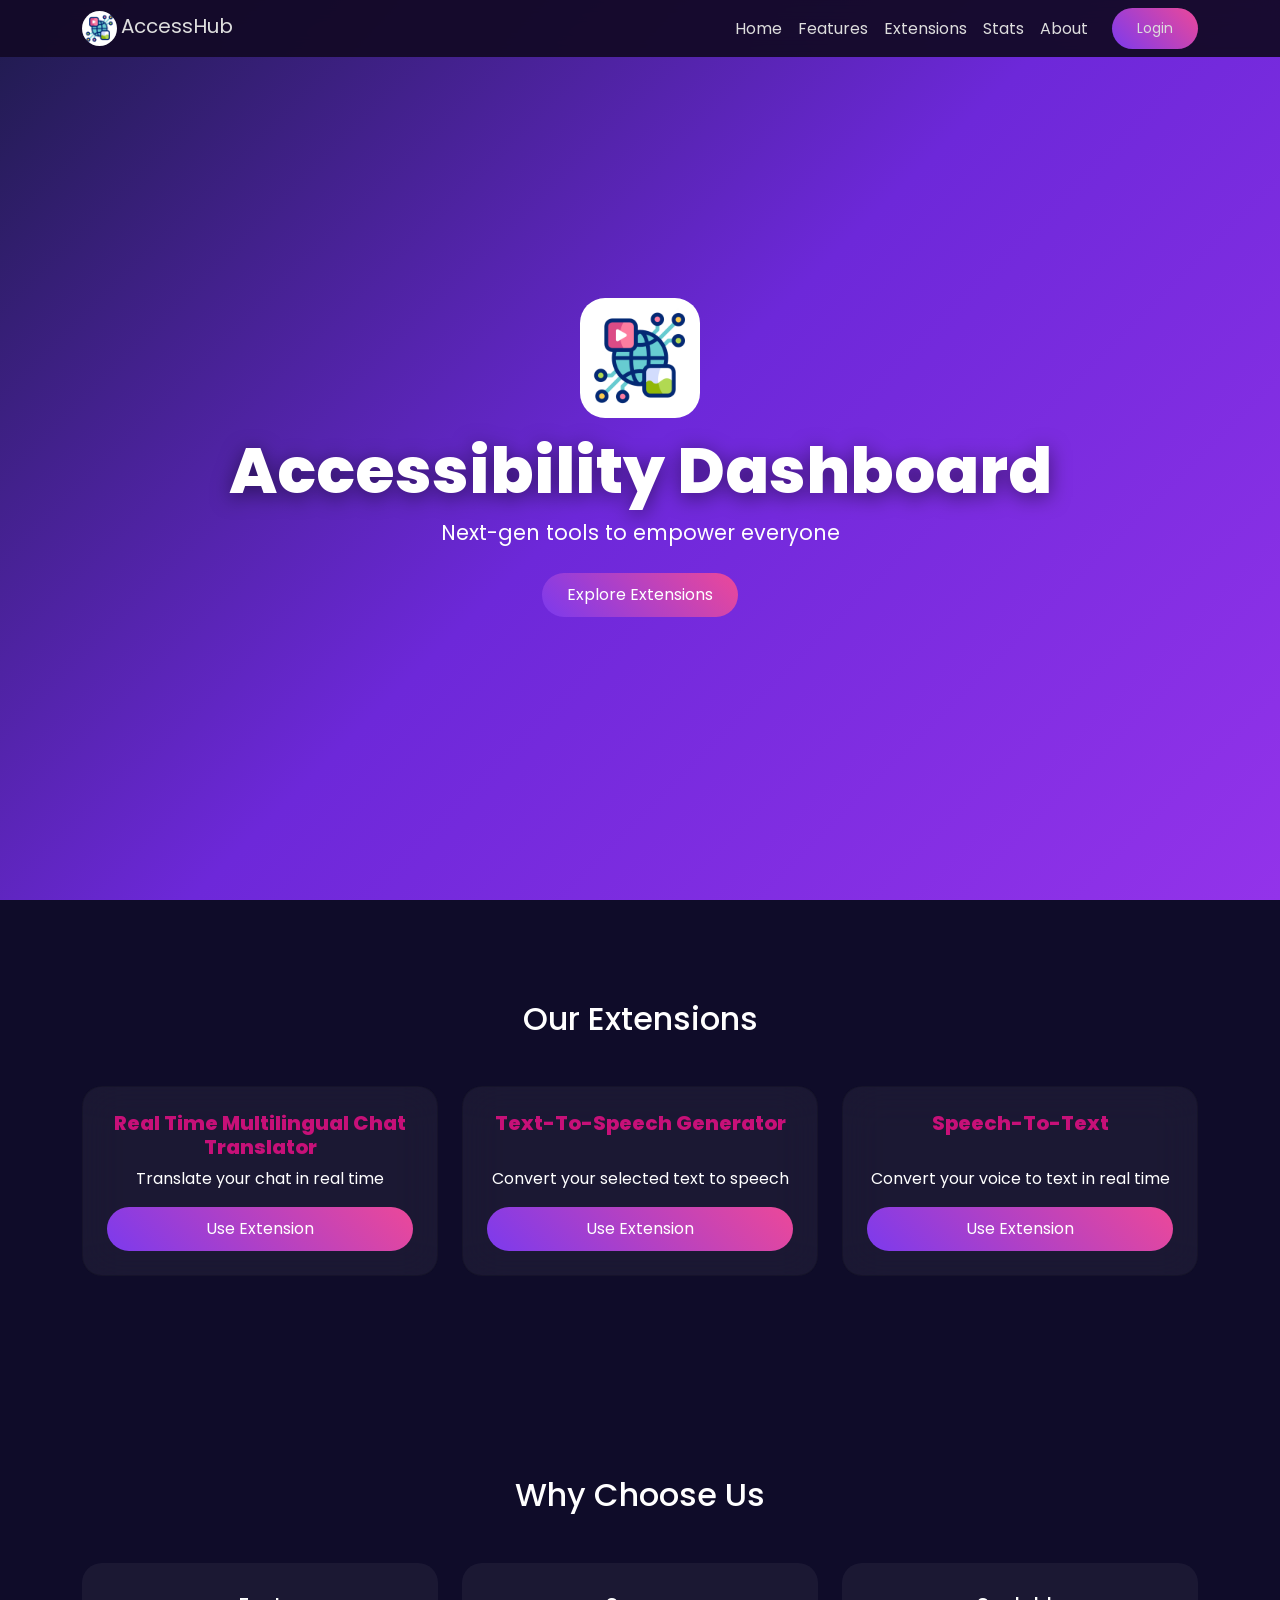
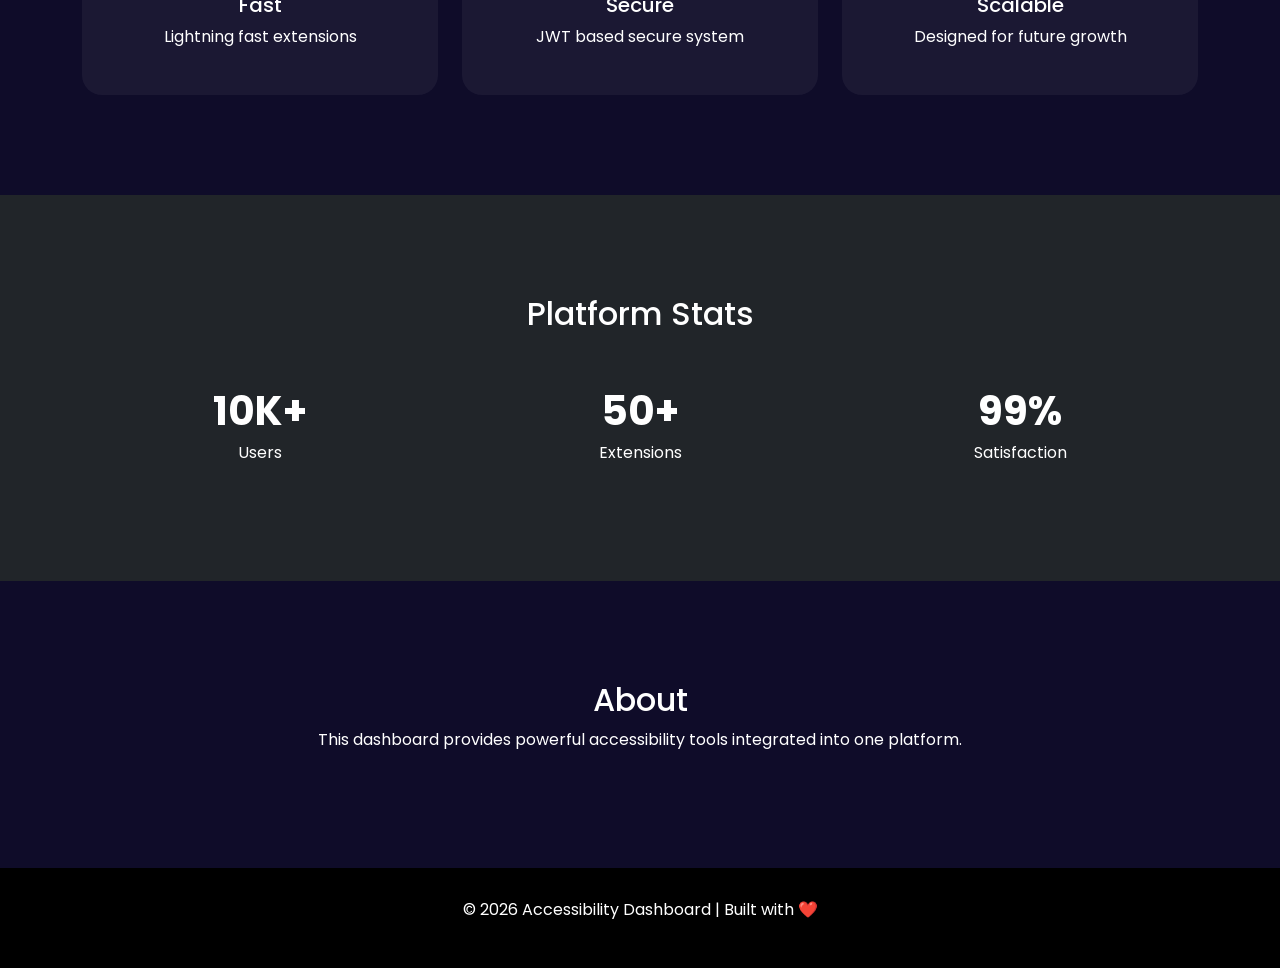
<file: frontend/index.html>
<!DOCTYPE html>
<html lang="en">
<head>
<meta charset="UTF-8">
<meta name="viewport" content="width=device-width, initial-scale=1">
<title> Accessibility Dashboard</title>
<link rel="icon" href="images/internet-world.gif" type="image/x-icon">

<link href="https://cdn.jsdelivr.net/npm/bootstrap@5.3.0/dist/css/bootstrap.min.css" rel="stylesheet">
<link href="https://fonts.googleapis.com/css2?family=Poppins:wght@300;400;600;800&display=swap" rel="stylesheet">
<link href="https://unpkg.com/aos@2.3.4/dist/aos.css" rel="stylesheet">

<style>
body {
    font-family: 'Poppins', sans-serif;
    background: #0f0c29;
    color: white;
    overflow-x: hidden;
}

/* NAVBAR */
.navbar {
    background: rgba(20, 10, 40, 0.95);
    backdrop-filter: blur(10px);
}

.navbar a {
    color: #ddd !important;
    transition: 0.3s;
}

.navbar a:hover {
    color: #fff !important;
}

/* HERO */
.hero {
    height: 100vh;
    display: flex;
    align-items: center;
    justify-content: center;
    flex-direction: column;
    text-align: center;
    background: linear-gradient(135deg, #1e1b4b, #6d28d9, #9333ea);
    animation: fadeIn 1.2s ease-in-out;
}

.hero h1 {
    font-size: 4rem;
    font-weight: 800;
    text-shadow: 0px 4px 20px rgba(0,0,0,0.5);
}

.hero p {
    font-size: 1.3rem;
    opacity: 0.85;
    margin-bottom: 25px;
}

/* BUTTON */
.btn-custom {
    background: linear-gradient(45deg, #7c3aed, #ec4899);
    border: none;
    color: white;
    border-radius: 30px;
    padding: 10px 25px;
    transition: 0.3s;
}

.btn-custom:hover {
    transform: scale(1.05);
    box-shadow: 0 10px 25px rgba(236,72,153,0.4);
}

/* SECTIONS */
.section {
    padding: 100px 0;
}

/* CARDS */
.card {
    background: rgba(255,255,255,0.05);
    border-radius: 20px;
    backdrop-filter: blur(20px);
    transition: 0.4s;
}

.card:hover {
    transform: translateY(-12px) scale(1.02);
    box-shadow: 0 20px 40px rgba(0,0,0,0.6);
}

/* FEATURES */
.feature-box {
    padding: 30px;
    border-radius: 20px;
    background: rgba(255,255,255,0.05);
    transition: 0.3s;
}

.feature-box:hover {
    transform: scale(1.05);
}

/* STATS */
.stat {
    font-size: 2.5rem;
    font-weight: bold;
}

/* FOOTER */
.footer {
    background: black;
    padding: 30px;
    text-align: center;
}

/* AUTH UI */
.auth-pill {
    background: rgba(255,255,255,0.1);
    padding: 6px 14px;
    border-radius: 20px;
    backdrop-filter: blur(10px);
}

/* ANIMATION */
@keyframes fadeIn {
    from { opacity: 0; transform: translateY(30px); }
    to { opacity: 1; transform: translateY(0); }
}
</style>
</head>

<body>

<!-- NAVBAR -->
<nav class="navbar navbar-expand-lg navbar-dark fixed-top">
  <div class="container">
    <span id="icon" style="height: 35px;" ><img src="images/internet-world.gif" alt=""
     style="height: 35px; width:35px; border-radius: 20px;">
    <a class="navbar-brand pb-3">AccessHub</a>
    </span>

    <button class="navbar-toggler" type="button" data-bs-toggle="collapse" data-bs-target="#nav">
      <span class="navbar-toggler-icon"></span>
    </button>

    <div class="collapse navbar-collapse" id="nav">
      <ul class="navbar-nav ms-auto align-items-center">
        <li class="nav-item"><a class="nav-link" href="#home">Home</a></li>
        <li class="nav-item"><a class="nav-link" href="#features">Features</a></li>
        <li class="nav-item"><a class="nav-link" href="#extensions">Extensions</a></li>
        <li class="nav-item"><a class="nav-link" href="#stats">Stats</a></li>
        <li class="nav-item"><a class="nav-link" href="#about">About</a></li>

        <!-- AUTH -->
        <li class="nav-item ms-3" id="authSection"></li>
      </ul>
    </div>
  </div>
</nav>

<!-- HERO -->
<section class="hero" id="home">
    <img src="images/internet-world.gif" alt="" style="height: 150px; width: 150px; padding: 15px; border-radius: 40px;">
    <h1 data-aos="fade-up">Accessibility Dashboard</h1>
    <p data-aos="fade-up" data-aos-delay="200">Next-gen tools to empower everyone</p>
    <a href="#extensions" class="btn btn-custom" data-aos="zoom-in" data-aos-delay="400">
        Explore Extensions
    </a>
</section>

<!-- EXTENSIONS -->
<section class="section" id="extensions">
  <div class="container">
    <h2 class="text-center mb-5" data-aos="fade-up">Our Extensions</h2>
    <div class="row g-4">

      <div class="col-md-4" data-aos="zoom-in">
        <div class="card p-4 text-center">
          <h5 style="color: rgb(199, 16, 120); font-weight: 800;">Real Time Multilingual Chat Translator</h5>
          <p style="color: white;" style="color: white;">Translate your chat in real time </p>
          <button class="btn btn-custom" onclick="useExtension('translator')">Use Extension</button>
        </div>
      </div>

      <div class="col-md-4" data-aos="zoom-in" data-aos-delay="200">
        <div class="card p-4 text-center">
          <h5 style="color: rgb(199, 16, 120); font-weight: 800;">Text-To-Speech Generator</h5>
          <br>
          <p style="color: white;">Convert  your selected text to speech</p>
          <button class="btn btn-custom" onclick="useExtension('reader')">Use Extension</button>
        </div>
      </div>

      <div class="col-md-4" data-aos="zoom-in" data-aos-delay="400">
        <div class="card p-4 text-center">
          <h5 style="color: rgb(199, 16, 120); font-weight: 800;">Speech-To-Text</h5>
          <br>
          <p style="color: white;">Convert your voice to text in real time</p>
          <button class="btn btn-custom" onclick="useExtension('voice')">Use Extension</button>
        </div>
      </div>

    </div>
  </div>
</section>

<!-- FEATURES -->
<section class="section" id="features">
  <div class="container">
    <h2 class="text-center mb-5" data-aos="fade-up">Why Choose Us</h2>
    <div class="row g-4">
      <div class="col-md-4" data-aos="fade-right">
        <div class="feature-box text-center">
          <h5>Fast</h5>
          <p>Lightning fast extensions</p>
        </div>
      </div>
      <div class="col-md-4" data-aos="fade-up">
        <div class="feature-box text-center">
          <h5>Secure</h5>
          <p>JWT based secure system</p>
        </div>
      </div>
      <div class="col-md-4" data-aos="fade-left">
        <div class="feature-box text-center">
          <h5>Scalable</h5>
          <p>Designed for future growth</p>
        </div>
      </div>
    </div>
  </div>
</section>

<!-- STATS -->
<section class="section bg-dark" id="stats">
  <div class="container text-center">
    <h2 data-aos="fade-up">Platform Stats</h2>
    <div class="row mt-5">
      <div class="col-md-4" data-aos="fade-up">
        <div class="stat">10K+</div>
        <p>Users</p>
      </div>
      <div class="col-md-4" data-aos="fade-up" data-aos-delay="200">
        <div class="stat">50+</div>
        <p>Extensions</p>
      </div>
      <div class="col-md-4" data-aos="fade-up" data-aos-delay="400">
        <div class="stat">99%</div>
        <p>Satisfaction</p>
      </div>
    </div>
  </div>
</section>

<!-- ABOUT -->
<section class="section" id="about">
  <div class="container text-center" data-aos="fade-up">
    <h2>About</h2>
    <p>This dashboard provides powerful accessibility tools integrated into one platform.</p>
  </div>
</section>

<!-- FOOTER -->
<footer class="footer">
  <p>© 2026 Accessibility Dashboard | Built with ❤️</p>
</footer>

<script src="https://unpkg.com/aos@2.3.4/dist/aos.js"></script>
<script>
AOS.init({ duration: 1000, once: true });



document.addEventListener("DOMContentLoaded", () => {
    const token = localStorage.getItem("token");
    const username = localStorage.getItem("username");
    const authSection = document.getElementById("authSection");

    if (token && username) {
        authSection.innerHTML = `
            <div style="display:flex; align-items:center; gap:12px;">
                <span class="auth-pill">${username}</span>
                <button onclick="logout()" class="btn btn-sm" style="background:#ef4444;color:white;border-radius:20px;">
                    Logout
                </button>
            </div>
        `;
    } else {
        authSection.innerHTML = `
            <a href="login.html" class="btn btn-custom btn-sm">Login</a>
        `;
    }
});

function logout() {
    localStorage.clear();
    window.location.href = "login.html";
}
</script>

<script src="https://cdn.jsdelivr.net/npm/bootstrap@5.3.0/dist/js/bootstrap.bundle.min.js"></script>
<script>
function useExtension(name) {
    let token = localStorage.getItem("token");

    if (!token) {
        alert("Please login first");
        window.location.href = "login.html";
        return;
    }

    // Redirect to separate pages
    if (name === "translator") {
        window.location.href = "translator.html";
    } else if (name === "reader") {
        window.location.href = "tts.html";
    } else if (name === "voice") {
        window.location.href = "stt.html";
    }
}
</script>
</body>
</html>
</file>
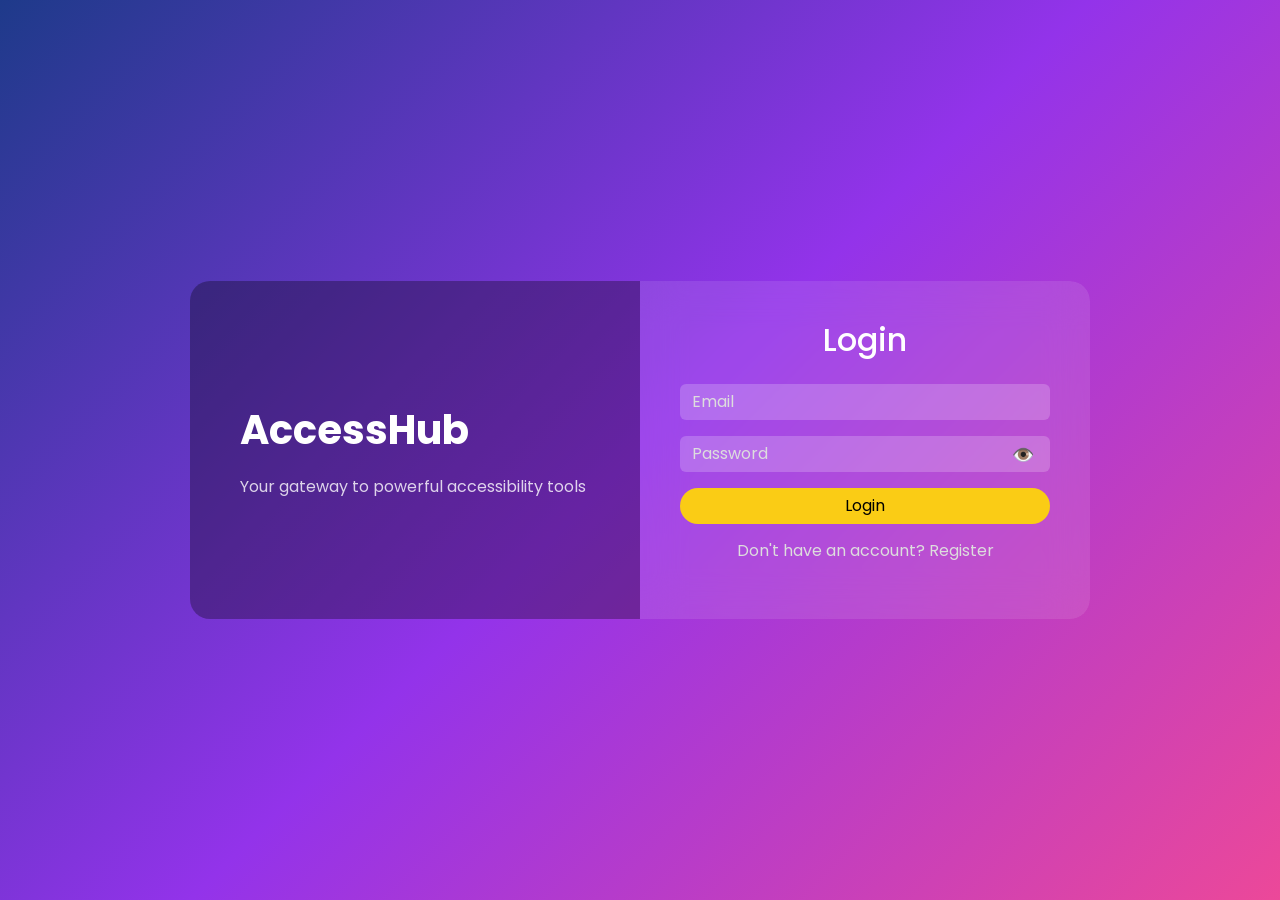
<file: frontend/login.html>
<!DOCTYPE html>
<html lang="en">
<head>
<meta charset="UTF-8">
<meta name="viewport" content="width=device-width, initial-scale=1">
<title>Auth | AccessHub</title>
<link rel="icon" href="internet-world.gif" type="image/x-icon">

<link href="https://cdn.jsdelivr.net/npm/bootstrap@5.3.0/dist/css/bootstrap.min.css" rel="stylesheet">
<link href="https://fonts.googleapis.com/css2?family=Poppins:wght@300;400;600;700&display=swap" rel="stylesheet">
<link href="https://unpkg.com/aos@2.3.4/dist/aos.css" rel="stylesheet">

<style>
body {
    font-family: 'Poppins', sans-serif;
    background: linear-gradient(135deg, #1e3a8a, #9333ea, #ec4899);
    min-height: 100vh;
    display: flex;
    align-items: center;
    justify-content: center;
    color: white;
}

.wrapper {
    display: grid;
    grid-template-columns: 1fr 1fr;
    max-width: 900px;
    width: 100%;
    border-radius: 20px;
    overflow: hidden;
}

.brand-section {
    background: rgba(0,0,0,0.3);
    padding: 50px;
    display: flex;
    flex-direction: column;
    justify-content: center;
}

.brand-title {
    font-size: 2.5rem;
    font-weight: 700;
}

.brand-sub {
    margin-top: 15px;
    opacity: 0.8;
}

.login-card {
    background: rgba(255,255,255,0.1);
    backdrop-filter: blur(20px);
    padding: 40px;
}

.form-control {
    background: rgba(255,255,255,0.2);
    border: none;
    color: white;
}

.form-control::placeholder {
    color: #ddd;
}

.btn-custom {
    background: #facc15;
    border: none;
    color: black;
    border-radius: 30px;
}

.switch {
    margin-top: 15px;
    text-align: center;
    cursor: pointer;
    color: #ddd;
}

.error {
    color: #ff6b6b;
    margin-top: 10px;
}

.hidden {
    display: none;
}

@media(max-width: 768px) {
    .wrapper {
        grid-template-columns: 1fr;
    }
    .brand-section {
        display: none;
    }
}
</style>
</head>

<body>

<div class="wrapper" data-aos="zoom-in">

    <div class="brand-section">
        <div class="brand-title">AccessHub</div>
        <div class="brand-sub">Your gateway to powerful accessibility tools</div>
    </div>

    <div class="login-card">

        <h2 id="formTitle" class="text-center mb-4">Login</h2>

        <!-- Username only for register -->
        <input type="text" id="username" class="form-control mb-3 hidden" placeholder="Username">

        <input type="email" id="email" class="form-control mb-3" placeholder="Email">

        <div class="position-relative mb-3">
            <input type="password" id="password" class="form-control pe-5" placeholder="Password">
            <div id="togglePassword" class="position-absolute top-50 end-0 translate-middle-y me-3" style="cursor:pointer; font-size:18px;">
                👁️
            </div>
        </div>

        <button id="submitBtn" class="btn btn-custom w-100" onclick="handleAuth()">Login</button>

        <div class="switch" onclick="toggleMode()">
            <span id="switchText">Don't have an account? Register</span>
        </div>

        <p id="error" class="error"></p>

    </div>

</div>

<script src="https://unpkg.com/aos@2.3.4/dist/aos.js"></script>

<script>
AOS.init({ duration: 1000 });

let isLogin = true;

function toggleMode() {
    isLogin = !isLogin;

    document.getElementById("formTitle").innerText = isLogin ? "Login" : "Register";
    document.getElementById("submitBtn").innerText = isLogin ? "Login" : "Register";
    document.getElementById("switchText").innerText = isLogin
        ? "Don't have an account? Register"
        : "Already have an account? Login";

    // show username only in register
    document.getElementById("username").classList.toggle("hidden", isLogin);
}

async function handleAuth() {
    const username = document.getElementById("username").value;
    const email = document.getElementById("email").value;
    const password = document.getElementById("password").value;
    const errorEl = document.getElementById("error");

    errorEl.innerText = "";

    if (!email || !password || (!isLogin && !username)) {
        errorEl.innerText = "Please fill all fields";
        return;
    }

    const url = isLogin
        ? "http://localhost:8000/auth/login"
        : "http://localhost:8000/auth/register";

    const payload = isLogin
        ? { email, password }
        : { username, email, password };

    try {
        const res = await fetch(url, {
            method: "POST",
            headers: { "Content-Type": "application/json" },
            body: JSON.stringify(payload)
        });

        const data = await res.json();

        if (!res.ok) {
            throw new Error(data.detail || "Something went wrong");
        }

        if (isLogin) {
            localStorage.setItem("token", data.access_token);
            localStorage.setItem("username", username || email);
            window.location.href = "index.html";
        } else {
            alert("Registration successful! Please login.");
            toggleMode();
        }

    } catch (err) {
        errorEl.innerText = err.message;
    }
}

// Password toggle

document.addEventListener("DOMContentLoaded", () => {
    const passwordInput = document.getElementById("password");
    const toggleBtn = document.getElementById("togglePassword");

    toggleBtn.addEventListener("mousedown", () => {
        passwordInput.type = "text";
        toggleBtn.innerText = "🙈";
    });

    toggleBtn.addEventListener("mouseup", () => {
        passwordInput.type = "password";
        toggleBtn.innerText = "👁️";
    });

    toggleBtn.addEventListener("mouseleave", () => {
        passwordInput.type = "password";
        toggleBtn.innerText = "👁️";
    });

    toggleBtn.addEventListener("touchstart", () => {
        passwordInput.type = "text";
        toggleBtn.innerText = "🙈";
    });

    toggleBtn.addEventListener("touchend", () => {
        passwordInput.type = "password";
        toggleBtn.innerText = "👁️";
    });
});

</script>

</body>
</html>
</file>
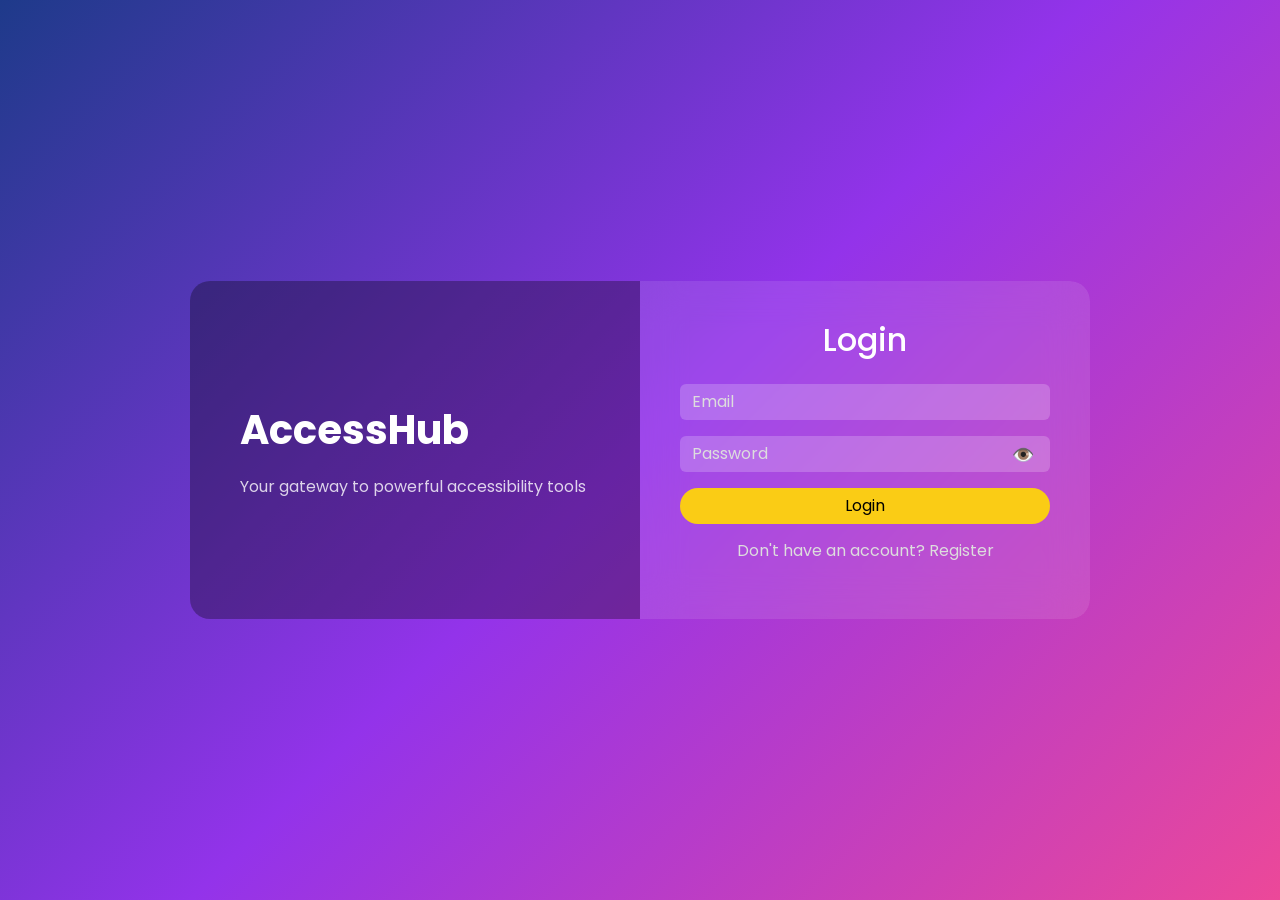
<file: frontend/stt.html>
<!DOCTYPE html>
<html lang="en">
<head>
<meta charset="UTF-8">
<meta name="viewport" content="width=device-width, initial-scale=1">

<title>Sp Extension</title>

<link href="https://cdn.jsdelivr.net/npm/bootstrap@5.3.0/dist/css/bootstrap.min.css" rel="stylesheet">
<link href="https://fonts.googleapis.com/css2?family=Poppins:wght@300;400;600;700&display=swap" rel="stylesheet">

<style>
body {
    font-family: 'Poppins', sans-serif;
    background: radial-gradient(circle at top, #1e293b, #020617);
    color: white;
}

.navbar {
    background: rgba(0,0,0,0.6);
}

.section {
    padding: 100px 0;
}

.card {
    background: rgba(255,255,255,0.05);
    border-radius: 20px;
    padding: 30px;
    text-align: center;
}

.btn-custom {
    background: #facc15;
    border-radius: 30px;
}

:hover.btn-custom {
    background-color: rgb(230, 86, 8);
}
img {
    width: 100px;
}

</style>
</head>

<body>

<nav class="navbar navbar-dark fixed-top">
  <div class="container">
    <a class="navbar-brand" href="index.html">⬅ Back to Home</a>
  </div>
</nav>

<section class="section">
  <div class="container d-flex justify-content-center">

    <div class="card col-md-6">

        <img src="images/translate.png" style="background-color: white; margin-left: 240px; padding: 5px; border-radius: 20px; 
        border-color: #020617;">

        <h2 style="color:yellow;">Speech-To-Text Generator Extension</h2>

        <p style="color: white;">
            Using this extension enables you to convert your spoken words to text.
        </p>

        <button class="btn btn-custom mt-3" onclick="downloadZip()">
            Install Extension
        </button>

        <div class="mt-4 text-start" style="color: white;">
            <h5>How to Activate:</h5>
            <p>👉 Download ZIP</p>
            <p>👉 Extract it</p>
            <p>👉 Go to chrome://extensions</p>
            <p>👉 Enable Developer Mode</p>
            <p>👉 Click Load Unpacked</p>
            <p>👉 Select extracted folder</p>
        </div>

    </div>

  </div>
</section>

<script>
function downloadZip() {
    window.location.href = "extensions/speech-to-text.zip";
}

// LOGIN CHECK
if (!localStorage.getItem("token")) {
    alert("Please login first");
    window.location.href = "login.html";
}
</script>

</body>
</html>
</file>
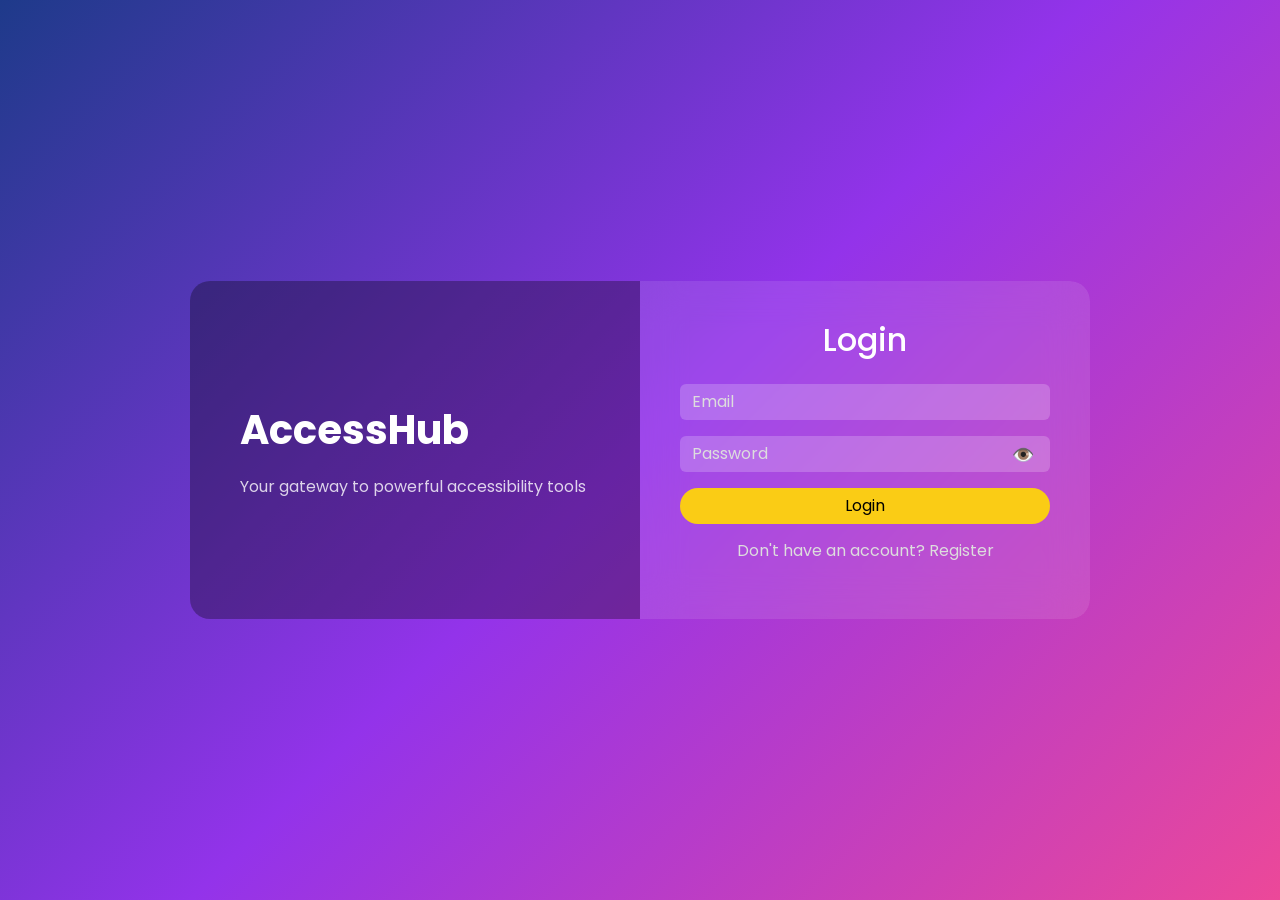
<file: frontend/translator.html>
<!DOCTYPE html>
<html lang="en">
<head>
<meta charset="UTF-8">
<meta name="viewport" content="width=device-width, initial-scale=1">

<title>Translator Extension</title>

<link href="https://cdn.jsdelivr.net/npm/bootstrap@5.3.0/dist/css/bootstrap.min.css" rel="stylesheet">
<link href="https://fonts.googleapis.com/css2?family=Poppins:wght@300;400;600;700&display=swap" rel="stylesheet">

<style>
body {
    font-family: 'Poppins', sans-serif;
    background: radial-gradient(circle at top, #1e293b, #020617);
    color: white;
}

.navbar {
    background: rgba(0,0,0,0.6);
}

.section {
    padding: 100px 0;
}

.card {
    background: rgba(255,255,255,0.05);
    border-radius: 20px;
    padding: 30px;
    text-align: center;
}

.btn-custom {
    background: #facc15;
    border-radius: 30px;
}

:hover.btn-custom {
    background-color: rgb(230, 86, 8);
}
img {
    width: 100px;
}

</style>
</head>

<body>

<nav class="navbar navbar-dark fixed-top">
  <div class="container">
    <a class="navbar-brand" href="index.html">⬅ Back to Home</a>
  </div>
</nav>

<section class="section">
  <div class="container d-flex justify-content-center">

    <div class="card col-md-6">

        <img src="images/translator.gif" style="background-color: white; margin-left: 240px; padding: 5px; border-radius: 20px; 
        border-color: #020617;">

        <h2 style="color:yellow;">Real Time Multilingual Chat Translator</h2>

        <p style="color: white;">
            Auto detects language and translates chat in real-time.
        </p>

        <button class="btn btn-custom mt-3" onclick="downloadZip()">
            Install Extension
        </button>

        <div class="mt-4 text-start" style="color: white;">
            <h5>How to Activate:</h5>
            <p>👉 Download ZIP</p>
            <p>👉 Extract it</p>
            <p>👉 Go to chrome://extensions</p>
            <p>👉 Enable Developer Mode</p>
            <p>👉 Click Load Unpacked</p>
            <p>👉 Select extracted folder</p>
        </div>

    </div>

  </div>
</section>

<script>
function downloadZip() {
    window.location.href = "extensions/translator.zip";
}

// LOGIN CHECK
if (!localStorage.getItem("token")) {
    alert("Please login first");
    window.location.href = "login.html";
}
</script>

</body>
</html>
</file>
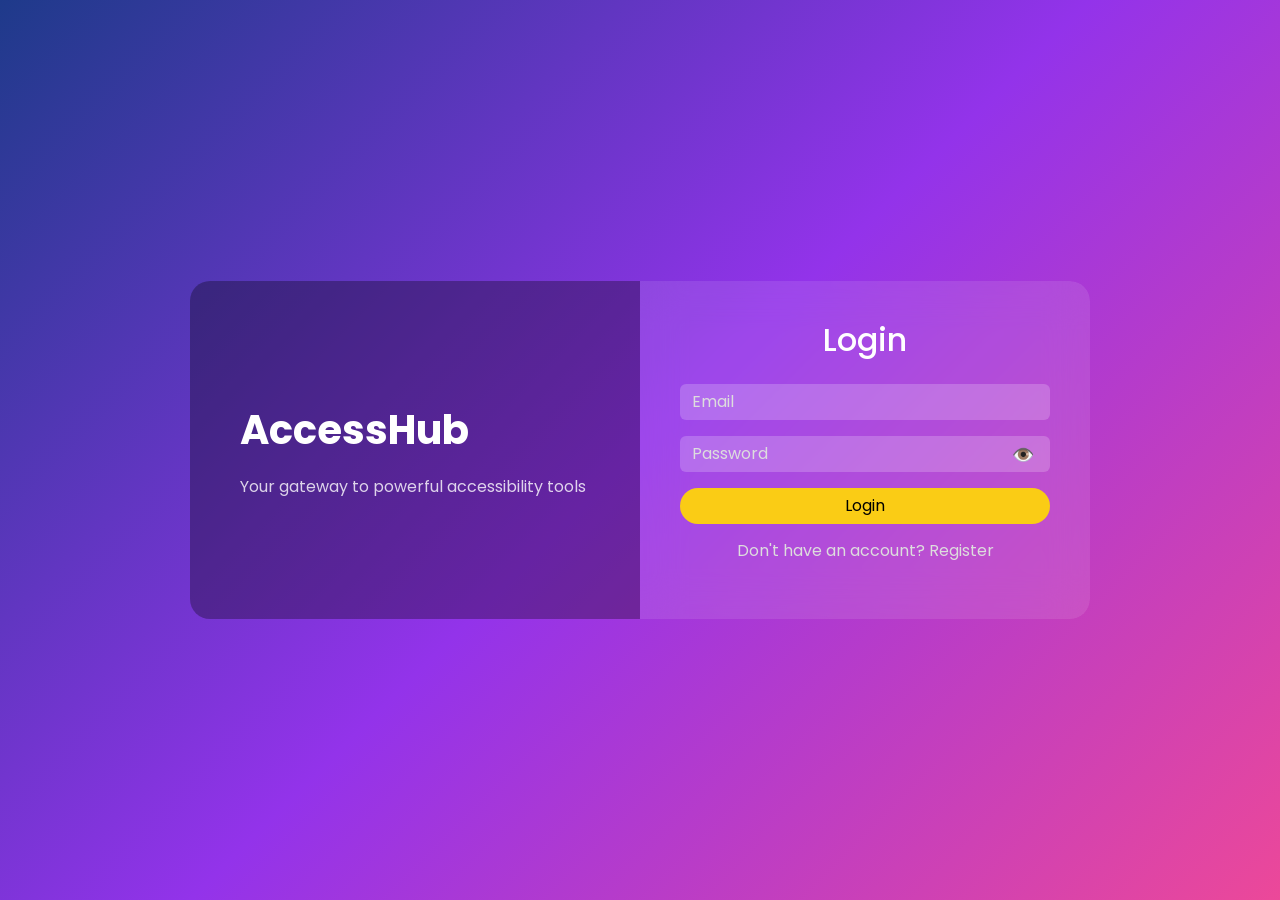
<file: frontend/tts.html>
<!DOCTYPE html>
<html lang="en">
<head>
<meta charset="UTF-8">
<meta name="viewport" content="width=device-width, initial-scale=1">

<title>Text-To-Speech Generator Extension</title>

<link href="https://cdn.jsdelivr.net/npm/bootstrap@5.3.0/dist/css/bootstrap.min.css" rel="stylesheet">
<link href="https://fonts.googleapis.com/css2?family=Poppins:wght@300;400;600;700&display=swap" rel="stylesheet">

<style>
body {
    font-family: 'Poppins', sans-serif;
    background: radial-gradient(circle at top, #1e293b, #020617);
    color: white;
}

.navbar {
    background: rgba(0,0,0,0.6);
}

.section {
    padding: 100px 0;
}

.card {
    background: rgba(255,255,255,0.05);
    border-radius: 20px;
    padding: 30px;
    text-align: center;
}

.btn-custom {
    background: #facc15;
    border-radius: 30px;
}

:hover.btn-custom {
    background-color: rgb(230, 86, 8);
}
img {
    width: 100px;
}

</style>
</head>

<body>

<nav class="navbar navbar-dark fixed-top">
  <div class="container">
    <a class="navbar-brand" href="index.html">⬅ Back to Home</a>
  </div>
</nav>

<section class="section">
  <div class="container d-flex justify-content-center">

    <div class="card col-md-6">

        <img src="images/text-to-speech.png" style="background-color: white; margin-left: 240px; padding: 5px; border-radius: 20px; 
        border-color: #020617;">

        <h2 style="color:yellow;">Text-To-Speech Generator</h2>

        <p style="color: white;">
            Converts the selected text on the screen to speech .
        </p>

        <button class="btn btn-custom mt-3" onclick="downloadZip()">
            Install Extension
        </button>

        <div class="mt-4 text-start" style="color: white;">
            <h5>How to Activate:</h5>
            <p><img src="images/right-arrow (1).png" alt="" style="height: 15px; width: 25px;"> Download ZIP</p>
            <p><img src="images/right-arrow (1).png" alt="" style="height: 15px; width: 25px;"> Extract it</p>
            <p><img src="images/right-arrow (1).png" alt="" style="height: 15px; width: 25px;"> Go to chrome://extensions</p>
            <p><img src="images/right-arrow (1).png" alt="" style="height: 15px; width: 25px;"> Enable Developer Mode</p>
            <p><img src="images/right-arrow (1).png" alt="" style="height: 15px; width: 25px;"> Click Load Unpacked</p>
            <p><img src="images/right-arrow (1).png" alt="" style="height: 15px; width: 25px;"> Select extracted folder</p>
        </div>

    </div>

  </div>
</section>

<script>
function downloadZip() {
    window.location.href = "extensions/text-to-speech.zip";
}

// LOGIN CHECK
if (!localStorage.getItem("token")) {
    alert("Please login first");
    window.location.href = "login.html";
}
</script>

</body>
</html>
</file>
